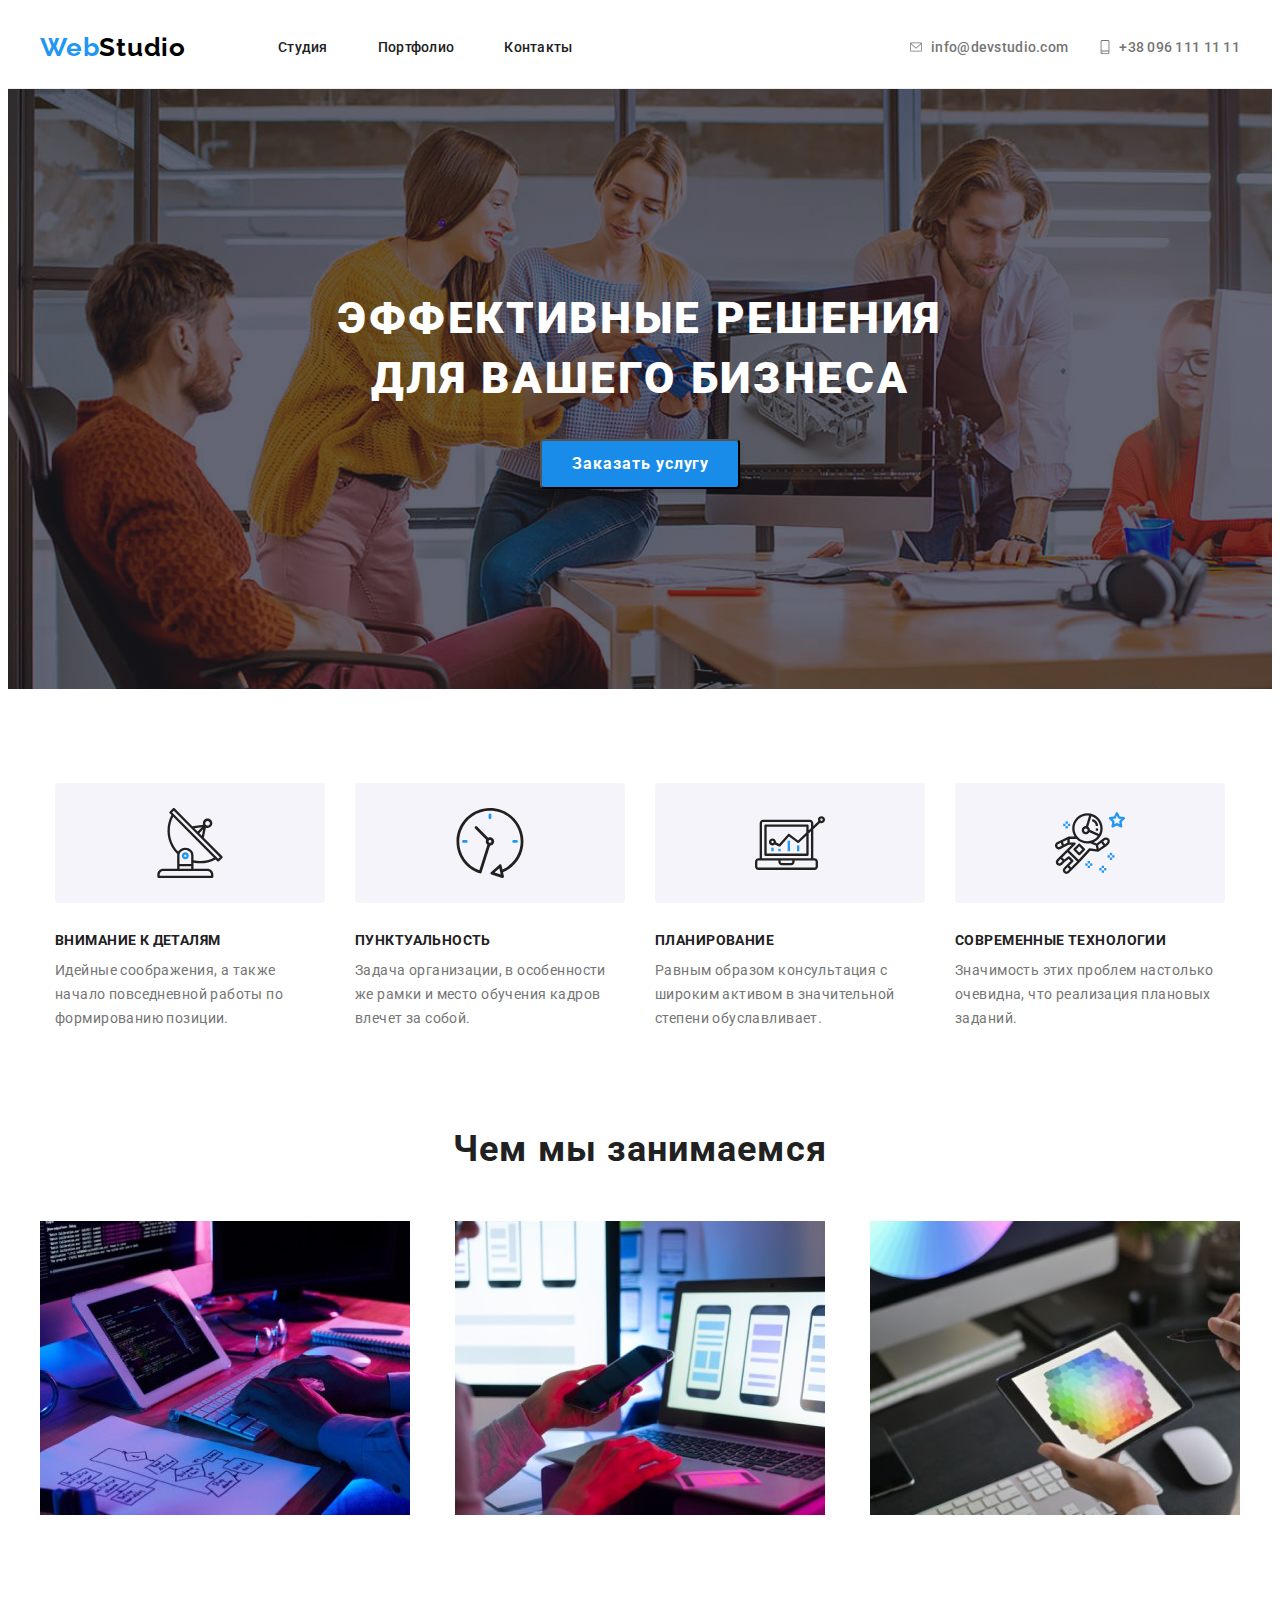
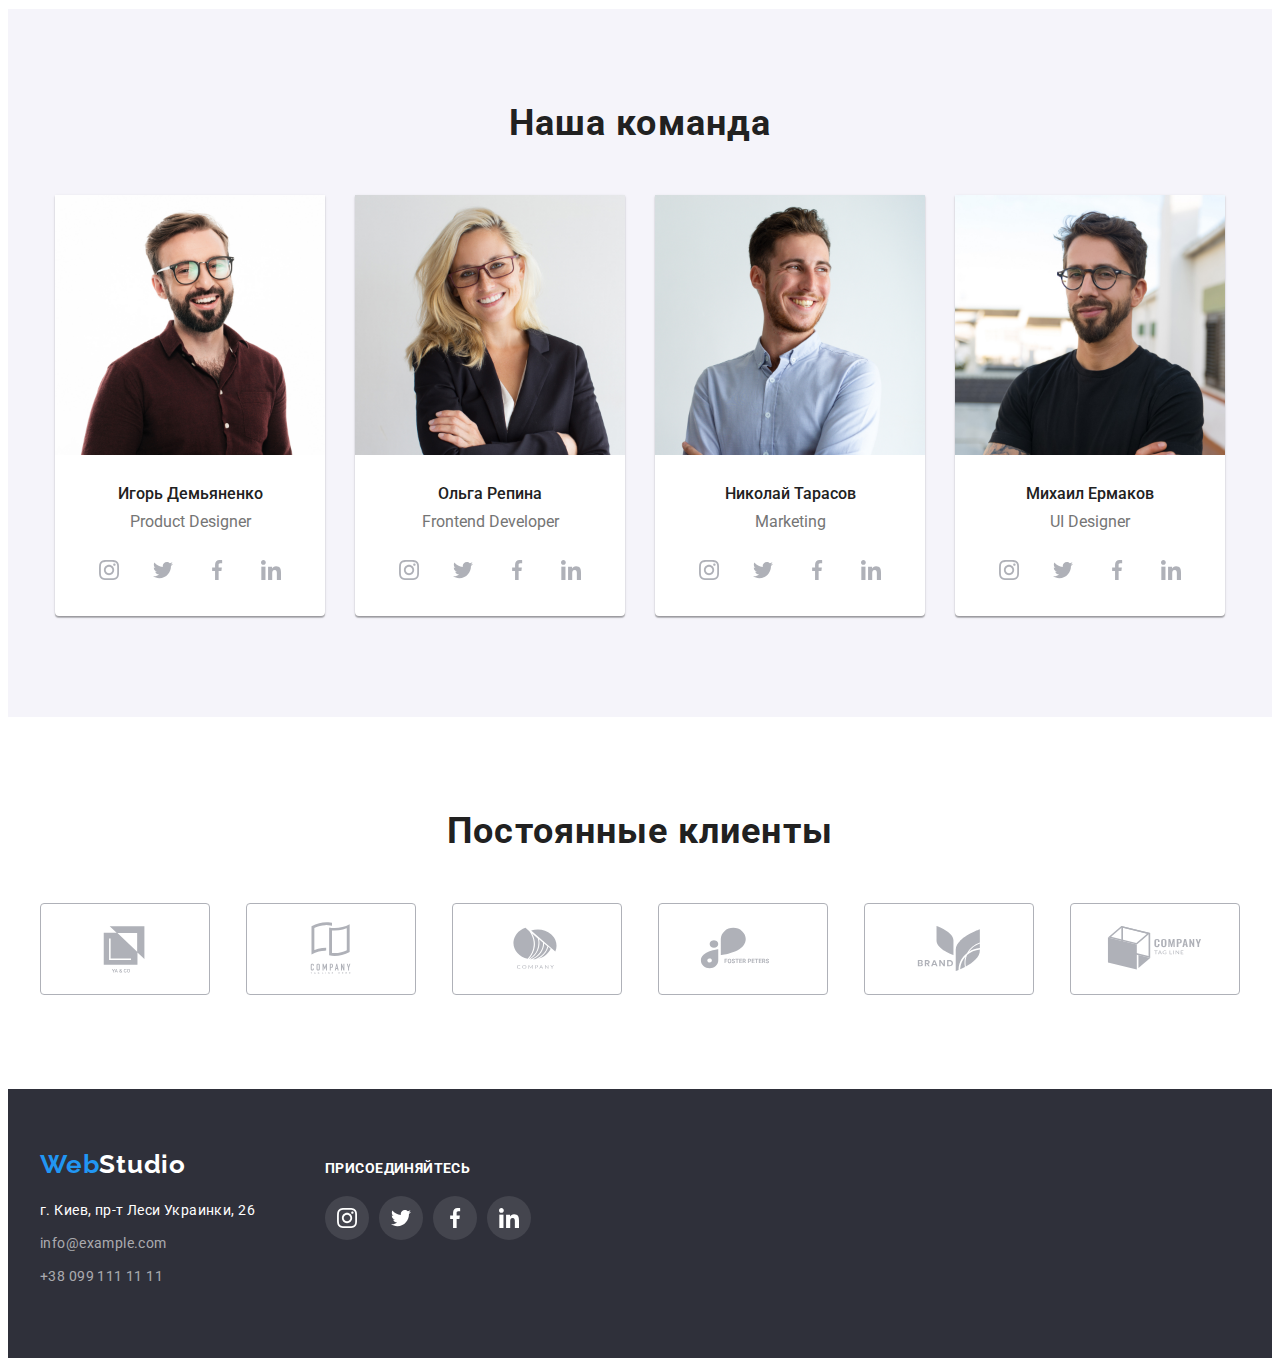
<file: index.html>
<!DOCTYPE html>
<html lang="ru">
<head>
    <meta charset="UTF-8">
    <meta http-equiv="X-UA-Compatible" content="IE=edge">
    <meta name="viewport" content="width=device-width, initial-scale=1.0">
    <link rel="preconnect" href="https://fonts.gstatic.com">
    <link href="https://fonts.googleapis.com/css2?family=Raleway:wght@700&family=Roboto:wght@400;500;700;900&display=swap" rel="stylesheet">
    <link rel="stylesheet" href="https://cdnjs.cloudflare.com/ajax/libs/modern-normalize/1.0.0/modern-normalize.min.css" integrity="sha512-ISS7cAi1PEhQ8jnbJpJZMd29NlhNj4AWYyLOSp2CE/CsHxTCu+r+t0D2yoJudVrd0/8fTVPUVDzY5Tvli75u/g==" crossorigin="anonymous" referrerpolicy="no-referrer" />
    <title>Студия</title>
    <link rel="stylesheet" href="./css/styles.css">
</head>
<body>
    <!--header-->
   <header class="header">
       <div class="container header-container">
            <nav class="navigation">
                <a class="logo-link link" href="" lang="en"> <span class="logo-text">Web</span><span class="logo-text-itom">Studio</span></a>
                    <ul class="menu-list list">
                        <li class="menu-itom">
                            <a class="menu-link link" href="">Студия</a>
                        </li>
                        <li class="menu-itom">
                            <a class="menu-link link" href="./portfolio.html">Портфолио</a>
                        </li>
                        <li class="menu-itom">
                            <a class="menu-link link" href="">Контакты</a>
                         </li>
                    </ul>
            </nav> 
            <ul class="contacts  list" >
                <li class="contacts-mail ">
                        <a href="mailto:info@devstudio.com" class="contacts-mail-envelope link">
                        <svg class="mail-envelope ">
                            <use href="./images/sprite.svg#envelope"></use>
                        </svg>
                        info@devstudio.com
                    </a>
                </li>
                <li class="contacts-tel list">
                        <a href="tel:+38096111111 "  class="contacts-tel-smartphone link">
                        <svg class="tel-smartphone ">
                            <use href="./images/sprite.svg#smartphone"></use>
                        </svg>
                        +38 096 111 11 11 
                    </a>
                    </div>
                </li>
            </ul>
        </div>
   </header> 
   <main>
       <!--hero-->
       <section class="hero">
           <div class="hero-container container">
                <div class="container-hero-title">
                    <p class="hero-title">Эффективные решения для вашего бизнеса</p>
                </div>
                <div class="btn">
                    <button class="modal-btn" type="button">Заказать услугу</button>
                </div>
           </div>
       </section>
       <!--about us-->
       <section class="about-us">
           <div class=" about-us-container container">
                <ul class="boxs list">
                    <li>
                        <div class="box-first">
                            <div >
                                <ul class="box-list list">
                                <li class="box-list-atom">
                                    <a href="" class="box-list-link link">
                                        <svg class="box-list-icon">
                                            <use href="./images/sprite.svg#antenna"></use>
                                        </svg>
                                    </a>
                                </li>
                            </div>
                            <h3 class="about-us-title" >Внимание к деталям</h3>
                            <p class="about-us-title-itom" >Идейные соображения, а также начало повседневной работы по формированию позиции.</p>  
                        </div>
                    </li>
                    <li>
                        <div class="box-second ">
                            <div >
                                <ul class="box-list list">
                                <li class="box-list-atom">
                                    <a href="" class="box-list-link link">
                                        <svg class="box-list-icon">
                                            <use href="./images/sprite.svg#clock"></use>
                                        </svg>
                                    </a>
                                </li>
                            </div>
                            <h3 class="about-us-title">Пунктуальность</h3>
                            <p class="about-us-title-itom">Задача организации, в особенности же рамки и место обучения кадров влечет за собой.</p>
                        </div>
                    </li>
                    <li>
                        <div class="box-third">
                            <div >
                                <ul class="box-list list">
                                <li class="box-list-atom">
                                    <a href="" class="box-list-link link">
                                        <svg class="box-list-icon">
                                            <use href="./images/sprite.svg#diagram"></use>
                                        </svg>
                                    </a>
                                </li>
                            </div>
                            <h3 class="about-us-title">Планирование</h3>
                            <p class="about-us-title-itom">Равным образом консультация с широким активом в значительной степени обуславливает.</p>
                        </div>
                    </li>
                    <li>
                        <div class="box-fourth">
                            <div >
                                <ul class="box-list list">
                                <li class="box-list-atom">
                                    <a href="" class="box-list-link link">
                                        <svg class="box-list-icon">
                                            <use href="./images/sprite.svg#astronaut"></use>
                                        </svg>
                                    </a>
                                </li>
                            </div>
                            <h3 class="about-us-title">Современные технологии</h3>
                            <p class="about-us-title-itom">Значимость этих проблем настолько очевидна, что реализация плановых заданий.</p>
                        </div>
                    </li>
                </ul>
           </div>
       </section>
       <!-- projects -->
       <section class="projects">
           <div class="projects-section container">
               <h2 class="projects-section-list">Чем мы занимаемся</h2>
                <ul class="projects-section-img list">
                     <li>
                        <img src="./images/classes/box1.jpg" alt="написание кода" width="370" height="294">
                    </li>
                    <li>
                        <img src="./images/classes/box2.jpg" alt="дизай" width="370" height="294">
                    </li>
                    <li>
                        <img src="./images/classes/box3.jpg" alt="цвет" width="370" height="294">
                    </li>
                </ul>
           </div>
       </section>
       <!--team-->
       <section class="our-team list">
           <div class="our-team-container container ">
                  <h2 class="our-team-list" >Наша команда</h2>
            <ul class="our-team-list-img list list-itom"> 
                <li class="our-team-list-itom-img">
                    <div class="our-team-box">
                        <img src="./images/team/igordemyanenko.jpg" alt="Игорь Демьяненко"width="270" height="260">
                        <div class="our-team-text">
                            <h3 class="our-team-list-itom">Игорь Демьяненко</h3>
                            <p class="our-team-list-position">Product Designer</p>
                            <ul class="social-list list">
                                <li class="social-list-atom">
                                    <a href="" class="social-list-link link">
                                        <svg class="social-list-icon">
                                            <use href="./images/sprite.svg#instagram"></use>
                                        </svg>
                                    </a>
                                </li>
                                <li class="social-list-atom">
                                    <a href="" class="social-list-link link">
                                        <svg class="social-list-icon">
                                            <use href="./images/sprite.svg#twitter"></use>
                                        </svg>
                                    </a>
                                </li>
                                <li class="social-list-atom">
                                    <a href="" class="social-list-link link">
                                        <svg class="social-list-icon">
                                            <use href="./images/sprite.svg#facebook"></use>
                                        </svg>
                                    </a>
                                </li>
                                <li class="social-list-atom">
                                    <a href="" class="social-list-link link">
                                        <svg class="social-list-icon">
                                            <use href="./images/sprite.svg#linkedin"></use>
                                        </svg>
                                    </a>
                                </li>
                            </ul>
                        </div>
                    </div>
                </li>
                <li class="our-team-list-itom-img">
                    <div class="our-team-box">
                        <img src="./images/team/olgarepina.jpg" alt="Ольга Репина"width="270" height="260">
                        <div class="our-team-text">
                            <h3 class="our-team-list-itom">Ольга Репина</h3>
                            <p class="our-team-list-position">Frontend Developer</p>
                            <ul class="social-list list">
                                <li class="social-list-atom">
                                    <a href="" class="social-list-link link">
                                        <svg class="social-list-icon">
                                            <use href="./images/sprite.svg#instagram"></use>
                                        </svg>
                                    </a>
                                </li>
                                <li class="social-list-atom">
                                    <a href="" class="social-list-link link">
                                        <svg class="social-list-icon">
                                            <use href="./images/sprite.svg#twitter"></use>
                                        </svg>
                                    </a>
                                </li>
                                <li class="social-list-atom">
                                    <a href="" class="social-list-link link">
                                        <svg class="social-list-icon">
                                            <use href="./images/sprite.svg#facebook"></use>
                                        </svg>
                                    </a>
                                </li>
                                <li class="social-list-atom">
                                    <a href="" class="social-list-link link">
                                        <svg class="social-list-icon">
                                            <use href="./images/sprite.svg#linkedin"></use>
                                        </svg>
                                    </a>
                                </li>
                            </ul>
                        </div>
                    </div>
                </li>
                <li class="our-team-list-itom-img">
                    <div class="our-team-box">
                        <img src="./images/team/nikolaytarasov.jpg" alt="Николай Тарасов"width="270" height="260">
                        <div class="our-team-text">
                            <h3 class="our-team-list-itom">Николай Тарасов</h3>
                            <p class="our-team-list-position">Marketing</p>
                            <ul class="social-list list">
                                <li class="social-list-atom">
                                    <a href="" class="social-list-link link">
                                        <svg class="social-list-icon">
                                            <use href="./images/sprite.svg#instagram"></use>
                                        </svg>
                                    </a>
                                </li>
                                <li class="social-list-atom">
                                    <a href="" class="social-list-link link">
                                        <svg class="social-list-icon">
                                            <use href="./images/sprite.svg#twitter"></use>
                                        </svg>
                                    </a>
                                </li>
                                <li class="social-list-atom">
                                    <a href="" class="social-list-link link">
                                        <svg class="social-list-icon">
                                            <use href="./images/sprite.svg#facebook"></use>
                                        </svg>
                                    </a>
                                </li>
                                <li class="social-list-atom">
                                    <a href="" class="social-list-link link">
                                        <svg class="social-list-icon">
                                            <use href="./images/sprite.svg#linkedin"></use>
                                        </svg>
                                    </a>
                                </li>
                            </ul>
                        </div>
                    </div>
                </li>
                <li class="our-team-list-itom-img">
                    <div class="our-team-box">
                        <img src="./images/team/mikhailermakov.jpg" alt="Михаил Ермаков"width="270" height="260">
                        <div class="our-team-text">
                            <h3 class="our-team-list-itom">Михаил Ермаков</h3>
                            <p class="our-team-list-position">UI Designer</p>
                            <ul class="social-list list">
                                <li class="social-list-atom">
                                    <a href="" class="social-list-link link">
                                        <svg class="social-list-icon">
                                            <use href="./images/sprite.svg#instagram"></use>
                                        </svg>
                                    </a>
                                </li>
                                <li class="social-list-atom">
                                    <a href="" class="social-list-link link">
                                        <svg class="social-list-icon">
                                            <use href="./images/sprite.svg#twitter"></use>
                                        </svg>
                                    </a>
                                </li>
                                <li class="social-list-atom">
                                    <a href="" class="social-list-link link">
                                        <svg class="social-list-icon">
                                            <use href="./images/sprite.svg#facebook"></use>
                                        </svg>
                                    </a>
                                </li>
                                <li class="social-list-atom">
                                    <a href="" class="social-list-link link">
                                        <svg class="social-list-icon">
                                            <use href="./images/sprite.svg#linkedin"></use>
                                        </svg>
                                    </a>
                                </li>
                            </ul>
                        </div>
                    </div>
                </li>
            </ul>
           </div>
       </section>
       <!--clients-->
       <section class="clients">
           <div class="container">
                <h2 class="clients-text">Постоянные клиенты</h2>
                <div class="client-atom">
                    <ul class="clients-list list">
                        <li class="client">
                            <a href="" class="client-list-link link">
                                <svg class="client-list-icon">
                                    <use href="./images/sprite.svg#logo-1"></use>
                                </svg>
                            </a>
                        </li>
                        <li class="client">
                            <a href="" class="client-list-link link">
                                <svg class="client-list-icon">
                                    <use href="./images/sprite.svg#logo-2"></use>
                                </svg>
                            </a>
                        </li>
                        <li class="client">
                            <a href="" class="client-list-link link">
                                <svg class="client-list-icon">
                                    <use href="./images/sprite.svg#logo-3"></use>
                                </svg>
                            </a>
                        </li>
                        <li class="client">
                            <a href="" class="client-list-link link">
                                <svg class="client-list-icon">
                                    <use href="./images/sprite.svg#logo-4"></use>
                                </svg>
                            </a>
                        </li>
                        <li class="client">
                            <a href="" class="client-list-link link">
                                <svg class="client-list-icon">
                                    <use href="./images/sprite.svg#logo-5"></use>
                                </svg>
                            </a>
                        </li>
                        <li class="client">
                            <a href="" class="client-list-link link">
                                <svg class="client-list-icon">
                                    <use href="./images/sprite.svg#logo-6"></use>
                                </svg>
                            </a>
                        </li>
                    </ul>
                </div>
           </div>

       </section>
   </main>
   <!--footer-->
   <footer class="footer">
       <div class="footer-container container">
           <div class="footer-links">
               <div class="footer-logo">
                    <a class="link" href="" lang="en"><span class="logo-text">Web</span><span class="footer-logo-text-itom">Studio</span></a>
                </div>
                <address>
                    <div class="footer-navigation">
                        <ul class="footer-menu-list list ">
                            <li class="footer-menu-link-list">
                                <a class="maps-link link" href="https://goo.gl/maps/KRuacVHJmmvXkSe78" target="_blank" rel="noopener noreferrer">г. Киев, пр-т Леси Украинки, 26</a>
                            </li>
                            <li class="footer-menu-link-list">
                                <a class="footer-mail link" href="mailto:info@example.com">info@example.com</a>
                            </li>
                            <li class="footer-menu-link-list">
                                <a class="footer-tel link" href="tel:+380991111111">+38 099 111 11 11</a>
                            </li>
                        </ul>    
                    </div>
                </address> 
           </div>
            <div class="footer-social-list">
                <h3 class="footer-title">присоединяйтесь</h3>
                <ul class="social-list list">
                    <li class="footer-social-list-atom">
                        <a href="" class="footer-social-list-link link">
                            <svg class="footer-social-list-icon">
                                <use href="./images/sprite.svg#instagram"></use>
                            </svg>
                        </a>
                    </li>
                    <li class="footer-social-list-atom">
                        <a href="" class="footer-social-list-link link">
                            <svg class="footer-social-list-icon">
                                <use href="./images/sprite.svg#twitter"></use>
                            </svg>
                        </a>
                    </li>
                    <li class="footer-social-list-atom">
                        <a href="" class="footer-social-list-link link">
                            <svg class="footer-social-list-icon">
                                <use href="./images/sprite.svg#facebook"></use>
                            </svg>
                        </a>
                    </li>
                    <li class="footer-social-list-atom">
                        <a href="" class="footer-social-list-link link">
                            <svg class="footer-social-list-icon">
                                <use href="./images/sprite.svg#linkedin"></use>
                            </svg>
                        </a>
                    </li>
                </ul>
            </div>
       </div>
   </footer>
</body>
</html>
</file>
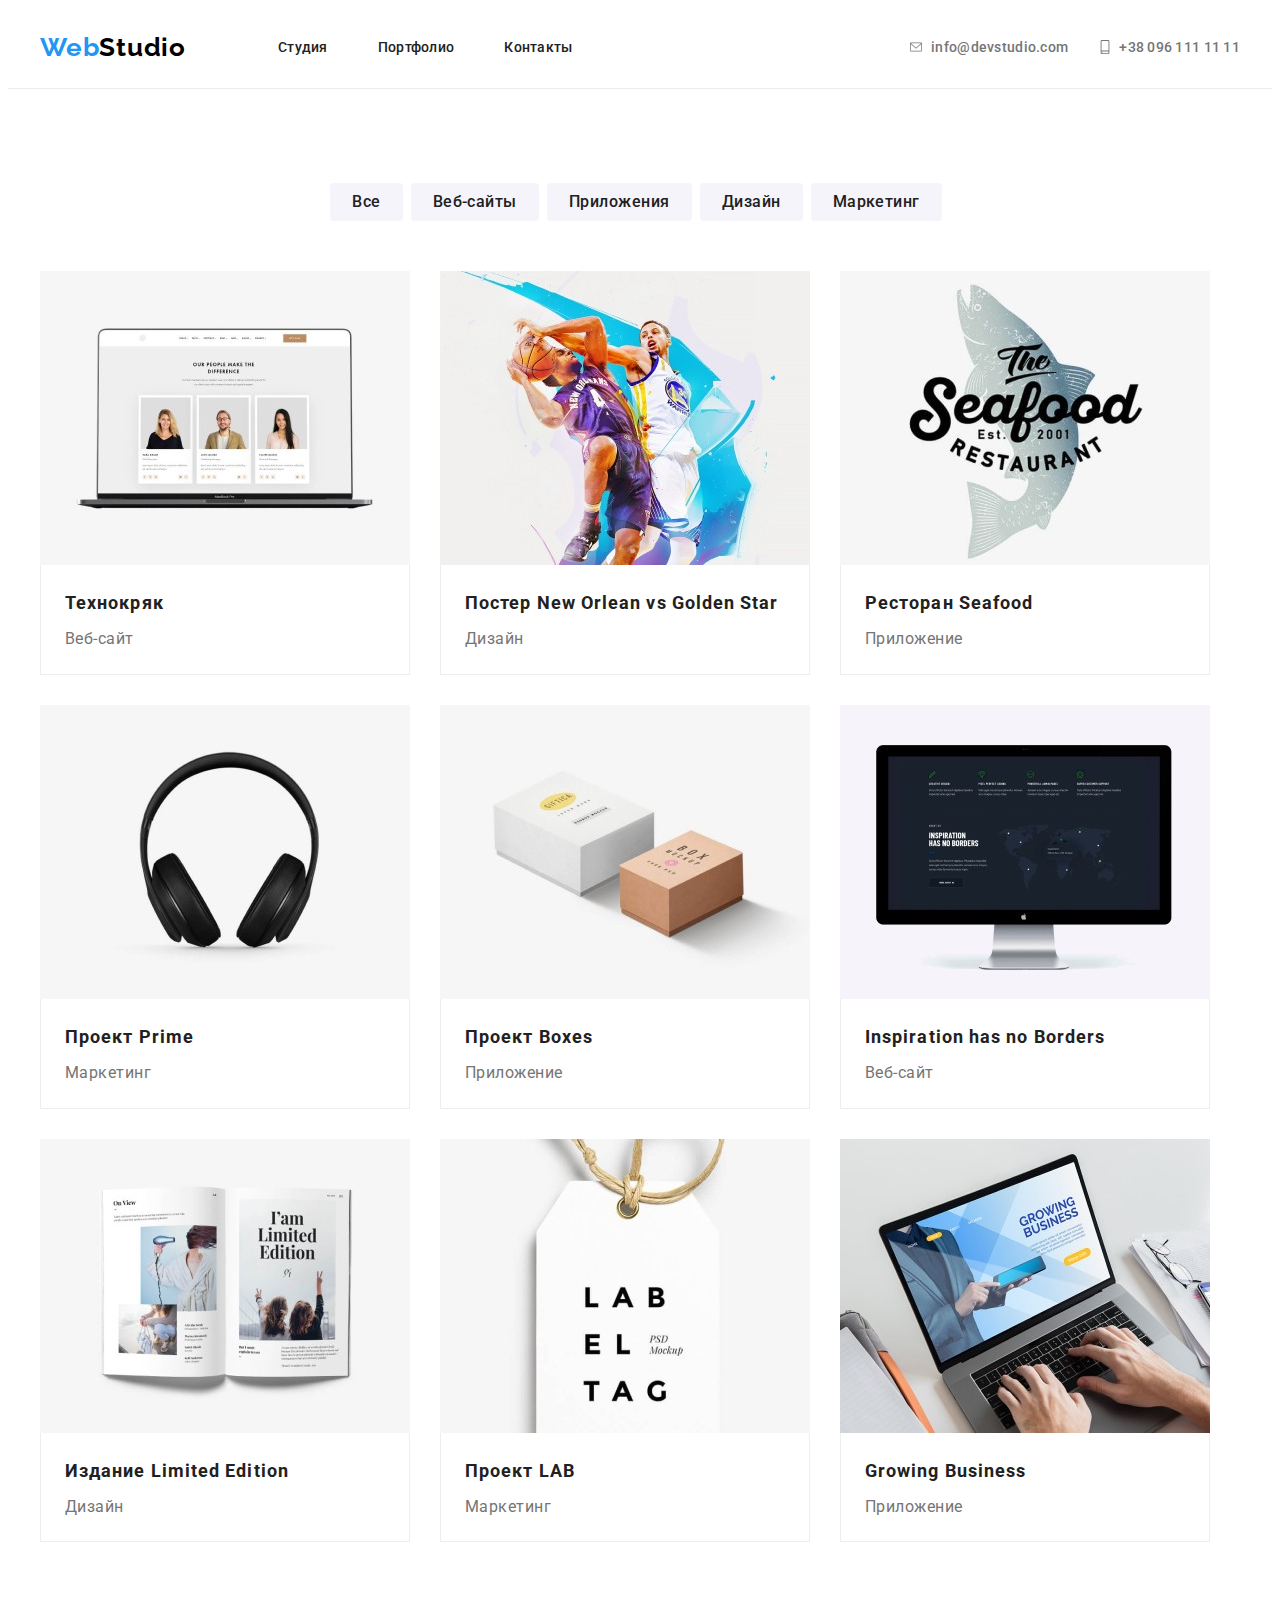
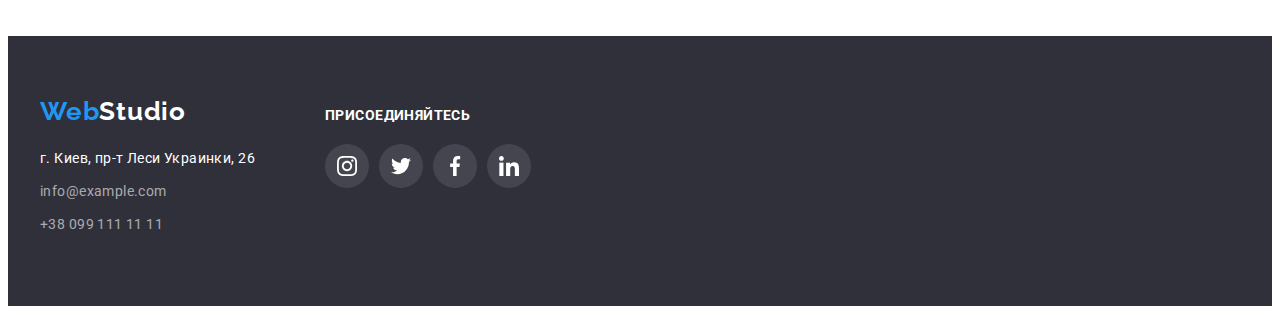
<file: portfolio.html>
<!DOCTYPE html>
<html lang="ru">
<head>
    <meta charset="UTF-8">
    <meta http-equiv="X-UA-Compatible" content="IE=edge">
    <meta name="viewport" content="width=device-width, initial-scale=1.0">
    <link rel="preconnect" href="https://fonts.gstatic.com">
    <link href="https://fonts.googleapis.com/css2?family=Raleway:wght@700&family=Roboto:wght@400;500;700;900&display=swap" rel="stylesheet">
    <link rel="stylesheet" href="https://cdnjs.cloudflare.com/ajax/libs/modern-normalize/1.0.0/modern-normalize.min.css" integrity="sha512-ISS7cAi1PEhQ8jnbJpJZMd29NlhNj4AWYyLOSp2CE/CsHxTCu+r+t0D2yoJudVrd0/8fTVPUVDzY5Tvli75u/g==" crossorigin="anonymous" referrerpolicy="no-referrer" />
    <title>Портфолио</title>
    <link rel="stylesheet" href="./css/styles.css">
</head>
<body>
    <!--header-->
    <header class="header">
        <div class="container header-container">
             <nav class="navigation">
                 <a class="logo-link link" href="" lang="en"> <span class="logo-text">Web</span><span class="logo-text-itom">Studio</span></a>
                     <ul class="menu-list list">
                         <li class="menu-itom">
                             <a class="menu-link link" href="./index.html">Студия</a>
                         </li>
                         <li class="menu-itom">
                             <a class="menu-link link" href="">Портфолио</a>
                         </li>
                         <li class="menu-itom">
                             <a class="menu-link link" href="">Контакты</a>
                          </li>
                     </ul>
             </nav> 
             <ul class="contacts  list" >
                <li class="contacts-mail ">
                        <a href="mailto:info@devstudio.com" class="contacts-mail-envelope link">
                        <svg class="mail-envelope ">
                            <use href="./images/sprite.svg#envelope"></use>
                        </svg>
                        info@devstudio.com
                    </a>
                </li>
                <li class="contacts-tel list">
                        <a href="tel:+38096111111 "  class="contacts-tel-smartphone link">
                        <svg class="tel-smartphone ">
                            <use href="./images/sprite.svg#smartphone"></use>
                        </svg>
                        +38 096 111 11 11 
                    </a>
                    </div>
                </li>
            </ul>
         </div>
    </header> 
   <main>
       <section class="portfolio">
           <div class="container">
<!--filter-->
        <div class="portfolio-button">
            <ul class="button-list list">
                <li><button class="button" type="button">Все</li>
                <li><button class="button" type="button">Веб-сайты</li>
                <li><button class="button" type="button">Приложения</li>
                <li><button class="button" type="button">Дизайн</li>
                <li><button class="button" type="button">Маркетинг</li>    
            </ul>
        </div>  
<!--cards-->
        <div class="portfolio-cards">
            <ul class="cards list"> 
                <li class="cards-boxs">
                    <div class="cards-box">
                        <img src="./images/cards/img1.jpg" alt="три фото">
                        <div class="cards-text" >
                            <h2 class="cards-itom">Технокряк</h2>
                            <p class="cards-product">Веб-сайт</p>
                        </div>
                    </div>       
                </li>
                <li class="cards-boxs">
                    <div class="cards-box">
                        <img src="./images/cards/img2.jpg" alt="баскетболисты">
                        <div class="cards-text">
                            <h2 class="cards-itom">Постер New Orlean vs Golden Star</h2>
                            <p class="cards-product">Дизайн</p>
                        </div>
                    </div>  
                </li>
                <li class="cards-boxs"> 
                    <div class="cards-box">
                        <img src="./images/cards/img3.jpg" alt="ресторан">
                        <div class="cards-text">
                            <h2 class="cards-itom">Ресторан Seafood</h2>
                            <p class="cards-product">Приложение</p>
                        </div>
                    </div> 
                </li>
                <li class="cards-boxs"> 
                    <div class="cards-box">
                        <img src="./images/cards/img4.jpg" alt="наушники"">
                        <div class="cards-text">
                            <h2 class="cards-itom">Проект Prime</h2>
                            <p class="cards-product">Маркетинг</p>
                        </div>
                    </div>
                </li>
                <li class="cards-boxs"> 
                    <div class="cards-box">
                        <img src="./images/cards/img5.jpg" alt="коробки">
                        <div class="cards-text">
                             <h2 class="cards-itom">Проект Boxes</h2>
                            <p class="cards-product">Приложение</p>
                        </div>
                    </div>
                </li>
                <li class="cards-boxs"> 
                    <div class="cards-box">
                        <img src="./images/cards/img6.jpg" alt="монитор">
                        <div class="cards-text">
                            <h2 class="cards-itom">Inspiration has no Borders</h2>
                            <p class="cards-product">Веб-сайт</p>
                        </div>
                    </div>
                </li>
                <li class="cards-boxs"> 
                    <div class="cards-box">
                        <img src="./images/cards/img7.jpg" alt="книга">
                        <div class="cards-text">
                            <h2 class="cards-itom">Издание Limited Edition</h2>
                            <p class="cards-product">Дизайн</p>
                        </div>
                    </div>
                </li>
                <li class="cards-boxs"> 
                    <div class="cards-box">
                        <img src="./images/cards/img8.jpg" alt="бирка">
                        <div class="cards-text">
                             <h2 class="cards-itom">Проект LAB</h2>
                            <p class="cards-product">Маркетинг</p>
                        </div>
                    </div>
                </li>
                <li class="cards-boxs"> 
                    <div class="cards-box">
                        <img src="./images/cards/img9.jpg" alt="набор текста"">
                        <div class="cards-text">
                             <h2 class="cards-itom">Growing Business</h2>
                            <p class="cards-product">Приложение</p>
                        </div>
                    </div>
                </li> 
            </ul> 
        </div>
           </div>
    </section>
   </main>
    <!--footer-->
   <footer class="footer">
    <div class="footer-container container">
        <div class="footer-links">
            <div class="footer-logo">
                 <a class="link" href="" lang="en"><span class="logo-text">Web</span><span class="footer-logo-text-itom">Studio</span></a>
             </div>
             <address>
                 <div class="footer-navigation">
                     <ul class="footer-menu-list list ">
                         <li class="footer-menu-link-list">
                             <a class="maps-link link" href="https://goo.gl/maps/KRuacVHJmmvXkSe78" target="_blank" rel="noopener noreferrer">г. Киев, пр-т Леси Украинки, 26</a>
                         </li>
                         <li class="footer-menu-link-list">
                             <a class="footer-mail link" href="mailto:info@example.com">info@example.com</a>
                         </li>
                         <li class="footer-menu-link-list">
                             <a class="footer-tel link" href="tel:+380991111111">+38 099 111 11 11</a>
                         </li>
                     </ul>    
                 </div>
             </address> 
        </div>
         <div class="footer-social-list">
             <h3 class="footer-title">присоединяйтесь</h3>
             <ul class="social-list list">
                 <li class="footer-social-list-atom">
                     <a href="" class="footer-social-list-link link">
                         <svg class="footer-social-list-icon">
                             <use href="./images/sprite.svg#instagram"></use>
                         </svg>
                     </a>
                 </li>
                 <li class="footer-social-list-atom">
                     <a href="" class="footer-social-list-link link">
                         <svg class="footer-social-list-icon">
                             <use href="./images/sprite.svg#twitter"></use>
                         </svg>
                     </a>
                 </li>
                 <li class="footer-social-list-atom">
                     <a href="" class="footer-social-list-link link">
                         <svg class="footer-social-list-icon">
                             <use href="./images/sprite.svg#facebook"></use>
                         </svg>
                     </a>
                 </li>
                 <li class="footer-social-list-atom">
                     <a href="" class="footer-social-list-link link">
                         <svg class="footer-social-list-icon">
                             <use href="./images/sprite.svg#linkedin"></use>
                         </svg>
                     </a>
                 </li>
             </ul>
         </div>
    </div>
</footer>
</body>
</html>
</file>
<file: css/styles.css>
:root {
  --accent-color: #2196F3;
}

h1,
h2,
h3,
h4,
h5,
p{
margin-top: 0;
margin-bottom: 0;
}

ul{
margin-top: 0;
margin-bottom: 0;
padding: 0;
}

img{display: block;
}

.list{list-style: none;
}

.link{text-decoration: none;
}

.container{
width: 1200px;
padding-left: 15px;
padding-right: 15px;
margin: 0 auto;
margin-left: auto;
margin-right: auto;
}

.header-container{display: flex;
}

.navigation{display: flex;
}

.body{font-family: "Roboto", sans-serif;
}

.logo-link{
margin-top: 24px;
margin-bottom: 24px;
margin-right: 92px;
}

.logo-text{
font-family: Raleway;
font-style: normal;
font-weight: bold;
font-size: 26px;
line-height: 1.19;
letter-spacing: 0.03em;
color: #2196F3;
}

.logo-text-itom{
font-family: Raleway;
font-style: normal;
font-weight: bold;
font-size: 26px;
line-height: 1.19;
letter-spacing: 0.03em;
color: #000000;
}

/*=====HEADER=====*/

.header
{height: 80px;
margin-left: auto;
margin-right: auto;
border-bottom: 1px solid #ECECEC;;
}

.menu-list{
display: flex;
align-items: center;
}

.menu-itom:not(:last-child){
margin-right: 50px;
}

.menu-link {
font-family: Roboto;
font-style: normal;
font-weight: 500;
font-size: 14px;
line-height: 1.14;
letter-spacing: 0.02em;
color: #212121;
}

.menu-link:hover,
.menu-link:focus{
  color: var(--accent-color);
}

.contacts{
display: flex;
align-items: center;
margin-left: auto;
}

.mail-envelope {
  margin-right: 7px;

}

.mail-envelope{
width: 16px;
height: 12px;
fill: #757575;
}

.contacts-tel{
 
  margin-left: 30px;
}

.contacts-mail-envelope{
  font-family: Roboto;
font-style: normal;
font-weight: 500;
font-size: 14px;
line-height: 16px;
letter-spacing: 0.02em;
color: #757575; 
display: flex;
  align-items: center;
}

.contacts-mail-envelope:hover,
.contacts-mail-envelope:focus{
color: var(--accent-color);
}

.contacts-mail-envelope:hover .mail-envelope,
.contacts-mail-envelope:focus .mail-envelope{
fill: var(--accent-color);
}

.tel-smartphone{
width: 14px;
height: 20px;
fill: #757575;
margin-right: 7px;
}

.contacts-tel-smartphone{
  font-family: Roboto;
  font-style: normal;
  font-weight: 500;
  font-size: 14px;
  line-height: 16px;
  letter-spacing: 0.02em;
  color: #757575;
  margin: 0px;
  padding: 0px;
  display: flex;
  align-items: center;
}

.contacts-tel-smartphone:hover .tel-smartphone,
.contacts-tel-smartphone:focus .tel-smartphone{
fill: var(--accent-color);
}

.tel-link {
font-family: Roboto;
font-style: normal;
font-weight: 500;
font-size: 14px;
line-height: 1.14;
letter-spacing: 0.02em;
color: #757575;
margin-left: 10px;
}

.contacts-tel-smartphone:hover,
.contacts-tel-smartphone:focus{
color: var(--accent-color);
}

/*=====END HEADER=====*/

/*=========HERO========*/

.hero{
height: 600px;
margin-left: auto;
margin-right: auto;
background-image: linear-gradient(
  rgba(47, 48, 58, 0.4),
  rgba(47, 48, 58, 0.4)), 
  url(../images/hero/bg.jpg);
background-size: cover;
background-color: #C4C4C4;;
}

.hero-container{
padding-top: 200px;
}

.container-hero-title{
width: 696px;
height: 120px;
margin-left: auto;
margin-right: auto;
margin-bottom: 30px;
}

.hero-title{
font-family: 'Roboto', sans-serif;
font-style: normal;
font-weight: 900;
font-size: 44px;
line-height: 1.36;
text-align: center;
letter-spacing: 0.06em;
text-transform: uppercase;
color: #FFFFFF;
margin-top: 0;
margin-bottom: 0;
}

.modal-btn{
font-family: 'Roboto', sans-serif;
font-weight: bold;
font-size: 16px;
line-height: 1.9;
display: flex;
align-items: center;
text-align: center;
letter-spacing: 0.06em;
color: #FFFFFF;
background: #188CE8;
margin-left: auto;
margin-right: auto;
box-shadow: 0px 4px 4px 
rgba(0, 0, 0, 0.15);
border-radius: 4px;
width: 200px;
height: 50px;
padding-left: 30px;
}

.modal-btn:hover,
.modal-btn:focus{
background-color: #2196F3;
cursor: pointer;
}
/*=========END HERO========*/

/*======ABOUT US======*/

.about-us{
margin-left: auto;
margin-right: auto;
padding-top: 94px;
padding-bottom: 47px;
}

.about-us-container{
width: 1170px;
}

.boxs{
display: flex;
}


.about-us-title{
margin-top: 0px;
margin-bottom: 10px;
}

.box-first,
.box-second,
.box-third,
.box-fourth{
width: 270px;
height: 252px;
margin-right: 30px;
}

.box-list{
  width: 270px;
  height: 120px;
  background-color: #F5F4FA;
  border-radius: 4px;
  margin-bottom: 30px;
}

.box-list-atom{
 padding-top: 25px;
 padding-right: 100px;
 padding-bottom: 25px;
 padding-left: 100px;
}


.box-list-icon{
  width: 70px;
  height: 70px;

}

.about-us-title{
font-family: 'Roboto', sans-serif;
font-weight: bold;
font-size: 14px;
line-height: 1.14;
letter-spacing: 0.03em;
text-transform: uppercase;
color: #212121;
}

.about-us-title-itom{
font-family: 'Roboto', sans-serif;
font-size: 14px;
line-height: 1.71;
letter-spacing: 0.03em;
color: #757575;
}
/*======END ABOUT US======*/

/*=====PROJECTS=====*/

.projects{
padding-top: 47px;
padding-bottom: 94px;
margin-left: auto;
margin-right: auto;
}

.projects-section-list{
font-family: 'Roboto', sans-serif;
font-weight: bold;
font-size: 36px;
line-height: 1.16;
text-align: center;
letter-spacing: 0.03em;
color: #212121;
margin-top: 0px;
margin-bottom: 50px;
}

.projects-section-img{
display: flex;
flex-direction: row;
justify-content: space-between;
}

/*=====END PROJECTS=====*/

/*=====TEAM=====*/
.our-team{
margin-left: auto;
margin-right: auto;
background-color: #F5F4FA;
padding-top: 94px;
padding-bottom: 94px;
}

.our-team-container{
height: 520px;
}

.our-team-list-img{
display: flex;
flex-direction: row;
justify-content: space-between;
width: 1170px;
height: 368px;
margin-left: auto;
margin-right: auto;
}

.our-team-list{
font-family: 'Roboto', sans-serif;
font-weight: bold;
font-size: 36px;
line-height: 1.16;
text-align: center;
letter-spacing: 0.03em;
color: #212121;
margin-bottom: 50px;
margin-top: 0px;
}

.our-team-text{
padding-top: 30px;
padding-bottom: 24px;
padding-left: 32px;
padding-right: 32px;
}

.list-itom{
text-align: center;
}

.social-list{
display: flex;
flex-direction: row;
justify-content: space-between;
}

.social-list-icon{
width: 20px;
height: 20px;
fill: #AFB1B8;
}

.social-list-link{
width:44px;
height: 44px;
display: flex;
align-items: center;
justify-content: center;
border-radius: 50%;
}

.social-list-link:hover,
.social-list-link:focus{
background-color: var(--accent-color);
}

.social-list-link:hover .social-list-icon,
.social-list-link:focus .social-list-icon {
fill: #FFFFFF ;
}

.our-team-list-itom{
font-family: 'Roboto', sans-serif;
font-weight: 500;
font-size: 16px;
line-height: 1.18;
color: #212121;
margin: 0px;
margin-bottom: 10px;
}

.our-team-box{
background: #FFFFFF;
box-shadow: 0px 1px 3px 
rgba(0, 0, 0, 0.12), 
0px 1px 1px rgba(0, 0, 0, 0.14), 
0px 2px 1px rgba(0, 0, 0, 0.2);
border-radius: 0px 0px 4px 4px;
}

.our-team-list-position{
font-family: 'Roboto', sans-serif;
font-weight: normal;
font-size: 16px;
line-height: 1.18;
color: #757575;
margin: 0px;
margin-bottom: 16px;
}
/*=====END TEAM=====*/

/*=====CLIENTS======*/

.clients{
 padding-top: 94px; 
}

.clients-text{
font-family: Roboto;
font-size: 36px;
line-height: 1.16;
text-align: center;
letter-spacing: 0.03em;
color: #212121;
margin-bottom: 50px;
margin: 0;
margin-bottom: 50px;
}

.clients-list{
display: flex;
flex-direction: row;
justify-content: space-between;
}

.client{
width: 170px;
height: 92px;

}

.client-list-link{
width: 100%;
height: 100%;
display: flex;
align-items: center;
justify-content: center;
border: 1px solid #AFB1B8;
box-sizing: border-box;
border-radius: 4px;
}


.client-list-link:hover .client-list-icon,
.client-list-link:focus .client-list-icon{
fill: var(--accent-color);
}

.client-list-link:hover ,
.client-list-link:focus {
  border-color: var(--accent-color);
}


.client-list-icon{
  width: 106px;
  height: 60px;
  fill:  #AFB1B8;
}

.client-atom{
  padding-bottom: 94px;
}

/*=====END CLIENTS======*/

/*=====FOOTER=====*/

.footer{
background-color: #2F303A;
padding-top: 60px;
padding-bottom: 60px;
}
.footer-container{
  display: flex;
margin-left: auto;
margin-right: auto;  
}

.footer-logo{
margin-bottom: 20px;
}

.footer-logo-text{
font-family: Raleway;
font-style: normal;
font-weight: bold;
font-size: 26px;
line-height: 1.19;
letter-spacing: 0.03em;
color: #2196F3;
}

.footer-logo-text-itom{
font-family: Raleway;
font-style: normal;
font-weight: bold;
font-size: 26px;
line-height: 1.19;
letter-spacing: 0.03em;
color: #FFFFFF;;
}


.maps-link{
font-family: Roboto;
font-style: normal;
font-weight: normal;
font-size: 14px;
line-height: 1.71;
letter-spacing: 0.03em;
color: #FFFFFF;
padding: 0px;
}

.maps-link:hover,
.maps-link:focus{
  color: var(--accent-color);
}

.footer-navigation{
display: flex;
}

.footer-mail{
font-family: Roboto;
font-style: normal;
font-weight: normal;
font-size: 14px;
line-height: 1.71;
letter-spacing: 0.03em;
color: rgba(255, 255, 255, 0.6);
padding: 0px;
}

.footer-mail:hover,
.footer-mail:focus{
color: var(--accent-color);
}

.footer-tel{
font-family: Roboto;
font-style: normal;
font-weight: normal;
font-size: 14px;
line-height: 1.71;
letter-spacing: 0.03em;
color: rgba(255, 255, 255, 0.6);
cursor: pointer;
}

.footer-tel:hover,
.footer-tel:focus{
  color: var(--accent-color);
}

.footer-social-list{
  padding-top: 12px;
  margin-left: 70px;
}

.footer-title{
font-family: Roboto;
font-size: 14px;
line-height: 1.14;
letter-spacing: 0.03em;
text-transform: uppercase;
color: #FFFFFF;
margin: 0px;
margin-bottom: 20px;
}

.footer-social-list-link{
width:44px;
height: 44px;
display: flex;
align-items: center;
justify-content: center;
border-radius: 50%;
background-color: rgba(255, 255, 255, 0.1);;
}

.footer-social-list-link:hover,
.footer-social-list-link:focus{
background-color: var(--accent-color);
}

.footer-social-list-link:hover .footer-social-list-icon,
.footer-social-list-link:focus .footer-social-list-icon {
fill: #FFFFFF ;
}

.footer-social-list-icon{
  width: 20px;
  height: 20px;
  fill: #FFFFFF;
}

.footer-social-list-atom{
  margin-right: 10px;
}

.footer-menu-link-list{
  margin-bottom: 9px;
}

/*=====END FOOTER=====*/


/*=====FILTER=====*/

.portfolio{
padding-top: 94px;
padding-bottom: 94px;
margin-left: auto;
margin-right: auto;
}

.portfolio-button{
margin-left: auto;
margin-right: auto;
margin-bottom: 50px;
}

.button-list{
display: flex;
flex-direction: row;
justify-content: center;
}

.button{
background: #F5F4FA;
border-radius: 4px;
padding-left: 22px;
padding-right: 22px;
padding-top: 6px;
padding-bottom: 6px;
font-family: Roboto, sans-serif;
font-weight: 500;
font-size: 16px;
line-height: 1.62;
letter-spacing: 0.03em;
color: #212121;
margin-right: 8px;
border: 0px;
}

.button:nth-last-child() {
margin-right: 0;
}

.button:hover,
.button:focus{
background: #2196F3;
cursor: pointer;
}

.button:hover,
.button:focus{
color:  #FFFFFF;
}

/*=====END FILTER=====*/


/*=====CARDS=====*/

.cards{
display: flex;
flex-wrap: wrap;
margin-left: -30px;
margin-top: -30px;
}

.cards-boxs{
margin-left: 30px;
margin-top: 30px;
flex-basis: 370px;
}
.cards-itom{
font-family: 'Roboto', sans-serif;
font-weight: bold;
font-size: 18px;
line-height: 2;
letter-spacing: 0.06em;
color: #212121;
margin: 0px;
margin-bottom: 4px;
}

.cards-product{
font-family:'Roboto', sans-serif;
font-weight: normal;
font-size: 16px;
line-height: 1.8;
letter-spacing: 0.03em;
color: #757575;
margin: 0px;
}

.cards-text{
border: 1px solid #EEEEEE;
box-sizing: border-box;
border-top: none;
padding-left: 24px;
padding-right: 24px;
padding-top: 20px;
padding-bottom: 20px;
}

.cards-box{
  flex-basis: 370px;
  box-shadow: 0 0 0 0;
  cursor: pointer;
}

.cards-box:hover,
.cards-box:focus{
  box-shadow: 5px 5px 5px #E5E5E5;
}
</file>
